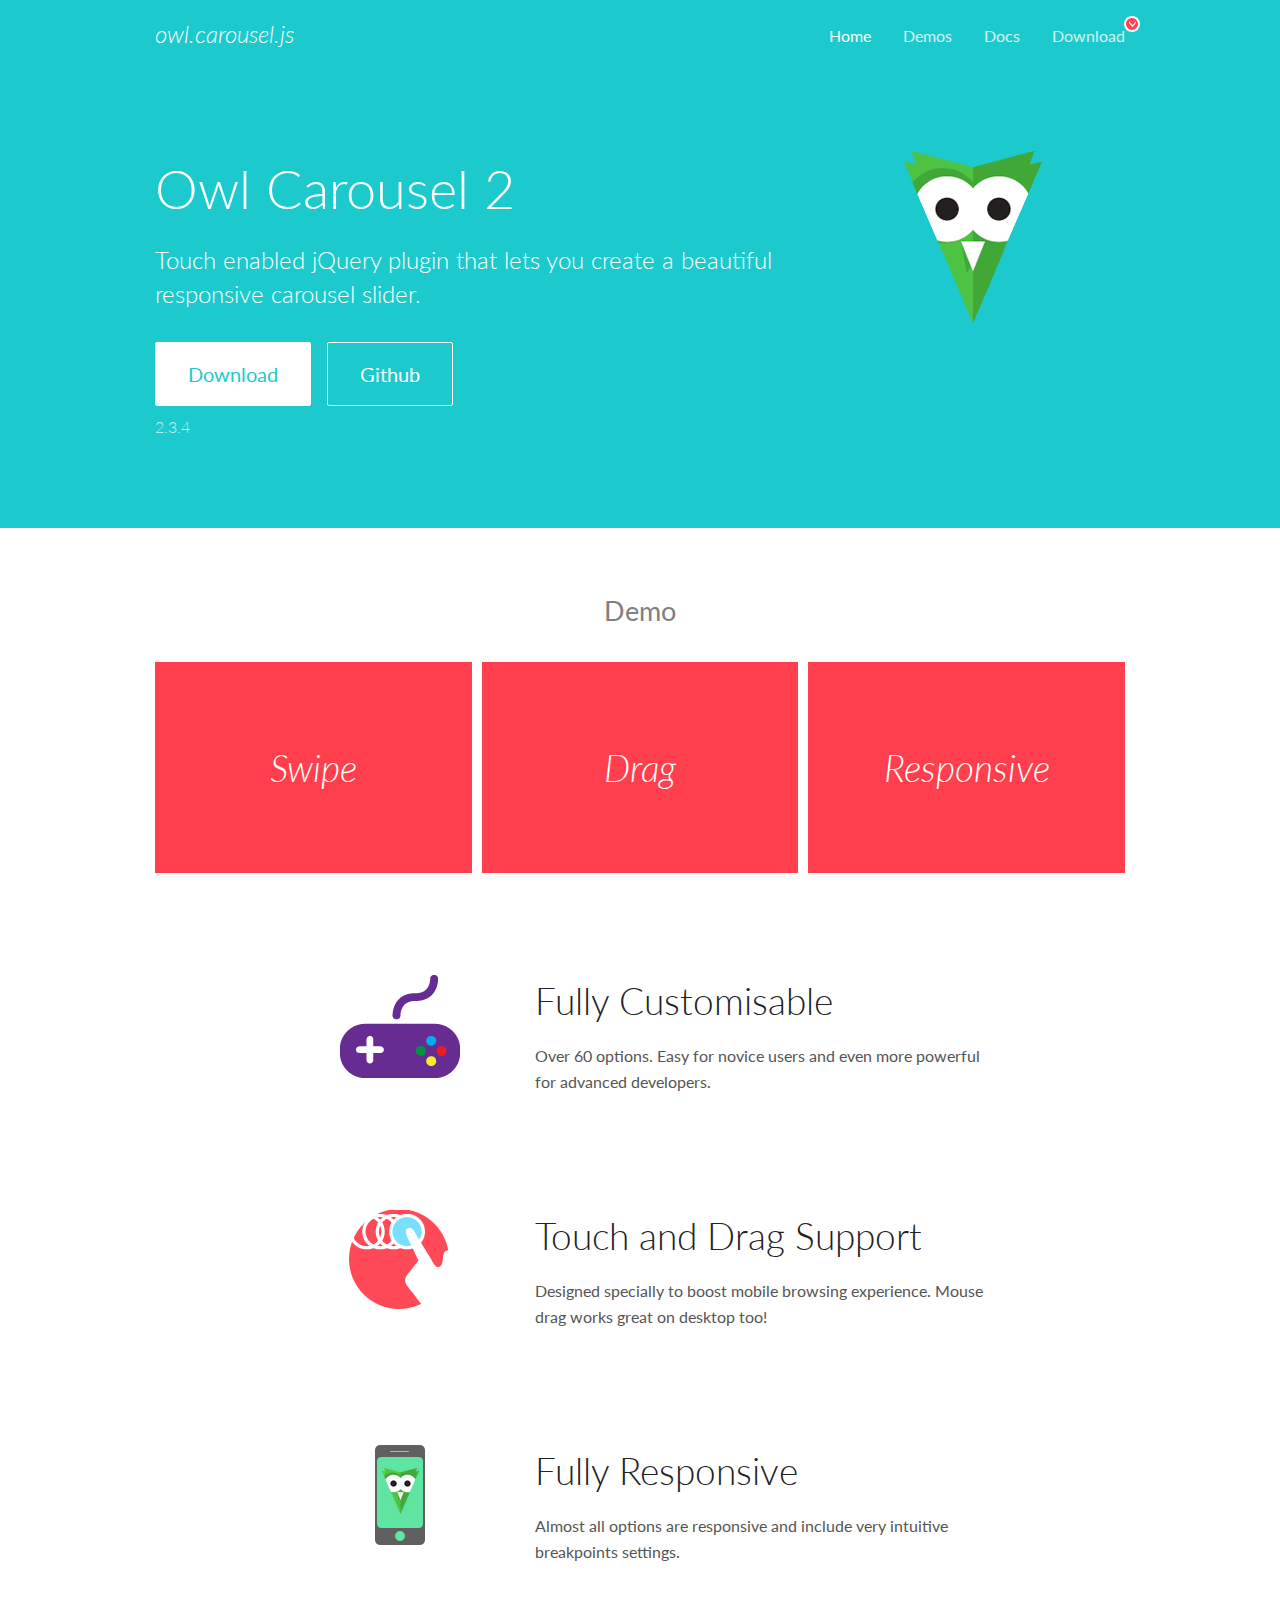
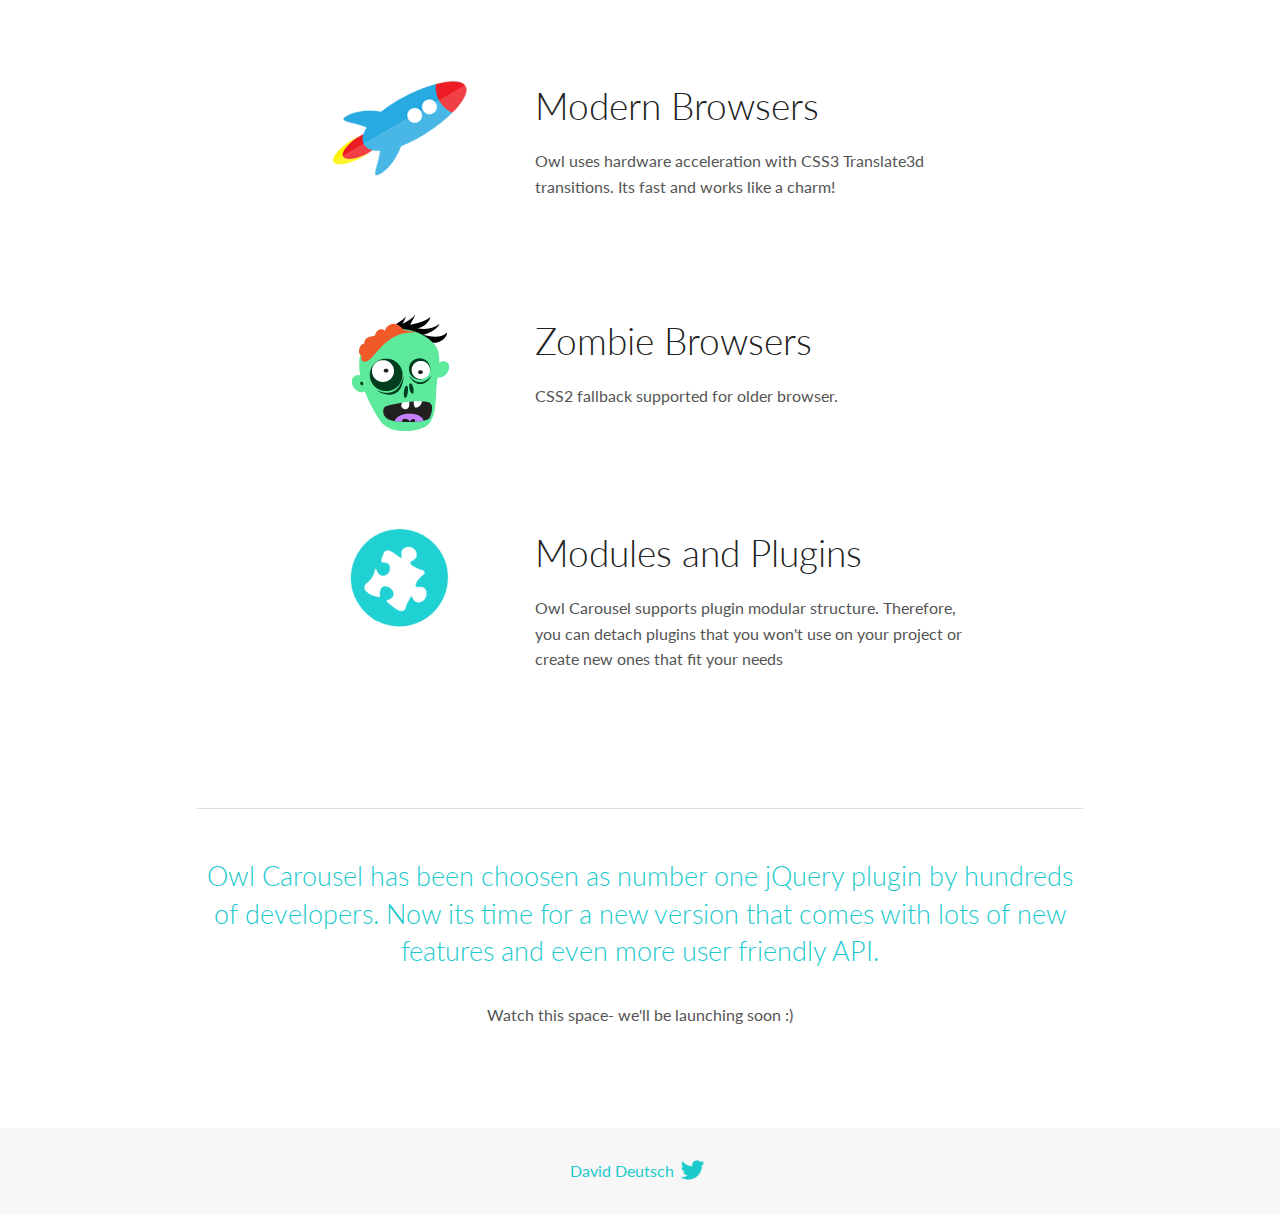
<file: resources/OwlCarousel2-2.3.4/docs/index.html>
<!DOCTYPE html>
<html lang="en">
  <head>

    <!-- head -->
    <meta charset="utf-8">
    <meta name="msapplication-tap-highlight" content="no" />
    <meta name="viewport" content="width=device-width, initial-scale=1.0" />
    <meta name="description" content="Touch enabled jQuery plugin that lets you create beautiful responsive carousel slider.">
    <meta name="author" content="David Deutsch">
    <title>
      Home | Owl Carousel | 2.3.4
    </title>

    <!-- Stylesheets -->
    <link href='https://fonts.googleapis.com/css?family=Lato:300,400,700,400italic,300italic' rel='stylesheet' type='text/css'>
    <link rel="stylesheet" href="assets/css/docs.theme.min.css">

    <!-- Owl Stylesheets -->
    <link rel="stylesheet" href="assets/owlcarousel/assets/owl.carousel.min.css">
    <link rel="stylesheet" href="assets/owlcarousel/assets/owl.theme.default.min.css">

    <!-- HTML5 shim and Respond.js IE8 support of HTML5 elements and media queries -->

    <!--[if lt IE 9]>
      <script src="https://oss.maxcdn.com/libs/html5shiv/3.7.0/html5shiv.js"></script>
      <script src="https://oss.maxcdn.com/libs/respond.js/1.3.0/respond.min.js"></script>
    <![endif]-->

    <!-- Favicons -->
    <link rel="apple-touch-icon-precomposed" sizes="144x144" href="assets/ico/apple-touch-icon-144-precomposed.png">
    <link rel="shortcut icon" href="assets/ico/favicon.png">
    <link rel="shortcut icon" href="favicon.ico">

    <!-- Yeah i know js should not be in header. Its required for demos.-->

    <!-- javascript -->
    <script src="assets/vendors/jquery.min.js"></script>
    <script src="assets/owlcarousel/owl.carousel.js"></script>
  </head>
  <body>

    <!-- header -->
    <header class="header">
      <div class="row">
        <div class="large-12 columns">
          <div class="brand left">
            <h3>
              <a href="/OwlCarousel2/">owl.carousel.js</a> 
            </h3>
          </div>
          <a id="toggle-nav" class="right">
            <span></span> <span></span> <span></span> 
          </a> 
          <div class="nav-bar">
            <ul class="clearfix">
              <li class="active">
                <a href="/OwlCarousel2/index.html">Home</a> 
              </li>
              <li> <a href="/OwlCarousel2/demos/demos.html">Demos</a>  </li>
              <li> <a href="/OwlCarousel2/docs/started-welcome.html">Docs</a>  </li>
              <li>
                <a href="https://github.com/OwlCarousel2/OwlCarousel2/archive/2.3.4.zip">Download</a> 
                <span class="download"></span> 
              </li>
            </ul>
          </div>
        </div>
      </div>
    </header>

    <!-- home panel -->
    <section id="hero">
      <div class="row">
        <div class="large-8 medium-8 columns">
          <h1>Owl Carousel 2</h1>
          <h4>Touch enabled jQuery plugin that lets you create a beautiful responsive carousel slider.</h4>
          <a href="https://github.com/OwlCarousel2/OwlCarousel2/archive/2.3.4.zip" class="hero-button">Download</a> 
          <a href="https://github.com/OwlCarousel2/OwlCarousel2" class="hero-button outline">Github</a> 
          <p>2.3.4</p>
        </div>
        <div class="large-4 medium-4 columns">
          <img class="owl-logo" src="assets/img/owl-logo.png" alt="mr. Owl">
        </div>
      </div>
    </section>

    <!-- body -->
    <div class="home-demo">
      <div class="row">
        <div class="large-12 columns">
          <h3>Demo</h3>
          <div class="owl-carousel">
            <div class="item">
              <h2>Swipe</h2>
            </div>
            <div class="item">
              <h2>Drag</h2>
            </div>
            <div class="item">
              <h2>Responsive</h2>
            </div>
            <div class="item">
              <h2>CSS3</h2>
            </div>
            <div class="item">
              <h2>Fast</h2>
            </div>
            <div class="item">
              <h2>Easy</h2>
            </div>
            <div class="item">
              <h2>Free</h2>
            </div>
            <div class="item">
              <h2>Upgradable</h2>
            </div>
            <div class="item">
              <h2>Tons of options</h2>
            </div>
            <div class="item">
              <h2>Infinity</h2>
            </div>
            <div class="item">
              <h2>Auto Width</h2>
            </div>
          </div>
        </div>
      </div>
    </div>
    <script>
      var owl = $('.owl-carousel');
      owl.owlCarousel({
        margin: 10,
        loop: true,
        responsive: {
          0: {
            items: 1
          },
          600: {
            items: 2
          },
          1000: {
            items: 3
          }
        }
      })
    </script>

    <!-- features -->
    <div id="features">
      <div class="row">
        <div class="small-12 medium-9 small-centered columns">
          <section class="row feature">
            <div class="medium-4 small-12 columns">
              <img src="assets/img/feature-options.png" alt="">
            </div>
            <div class="medium-8 small-12 columns">
              <h2>Fully Customisable</h2>
              <p>Over 60 options. Easy for novice users and even more powerful for advanced developers.</p>
            </div>
          </section>
          <section class="row feature">
            <div class="medium-4 small-12 columns">
              <img src="assets/img/feature-drag.png" alt="">
            </div>
            <div class="medium-8 small-12 columns">
              <h2>Touch and Drag Support</h2>
              <p>Designed specially to boost mobile browsing experience. Mouse drag works great on desktop too!</p>
            </div>
          </section>
          <section class="row feature">
            <div class="medium-4 small-12 columns">
              <img src="assets/img/feature-responsive.png" alt="">
            </div>
            <div class="medium-8 small-12 columns">
              <h2>Fully Responsive</h2>
              <p>Almost all options are responsive and include very intuitive breakpoints settings.</p>
            </div>
          </section>
          <section class="row feature">
            <div class="medium-4 small-12 columns">
              <img src="assets/img/feature-modern.png" alt="">
            </div>
            <div class="medium-8 small-12 columns">
              <h2>Modern Browsers</h2>
              <p>Owl uses hardware acceleration with CSS3 Translate3d transitions. Its fast and works like a charm! </p>
            </div>
          </section>
          <section class="row feature">
            <div class="medium-4 small-12 columns">
              <img src="assets/img/feature-zombie.png" alt="">
            </div>
            <div class="medium-8 small-12 columns">
              <h2>Zombie Browsers</h2>
              <p>CSS2 fallback supported for older browser.</p>
            </div>
          </section>
          <section class="row feature">
            <div class="medium-4 small-12 columns">
              <img src="assets/img/feature-module.png" alt="">
            </div>
            <div class="medium-8 small-12 columns">
              <h2>Modules and Plugins</h2>
              <p>Owl Carousel supports plugin modular structure. Therefore, you can detach plugins that you won&#x27;t use on your project or create new ones that fit your needs</p>
            </div>
          </section>
        </div>
      </div>
    </div>

    <!-- footer -->
    <section id="teaser-text">
      <div class="row">
        <div class="small-12 medium-11 small-centered columns">
          <hr>
          <h3 id="owl-carousel-has-been-choosen-as-number-one-jquery-plugin-by-hundreds-of-developers-now-its-time-for-a-new-version-that-comes-with-lots-of-new-features-and-even-more-user-friendly-api-">Owl Carousel has been choosen as number one jQuery plugin by hundreds of developers. Now its time for a new version that comes with lots of new features and even more user friendly API.</h3>
          <p>Watch this space- we&#39;ll be launching soon :)</p>
        </div>
      </div>
    </section>

    <!-- footer -->
    <footer class="footer">
      <div class="row">
        <div class="large-12 columns">
          <h5>
            <a href="/OwlCarousel2/docs/support-contact.html">David Deutsch</a> 
            <a id="custom-tweet-button" href="https://twitter.com/share?url=https://github.com/OwlCarousel2/OwlCarousel2&text=Owl Carousel - This is so awesome! " target="_blank"></a> 
          </h5>
        </div>
      </div>
    </footer>

    <!-- vendors -->
    <script src="assets/vendors/highlight.js"></script>
    <script src="assets/js/app.js"></script>
  </body>
</html>
</file>
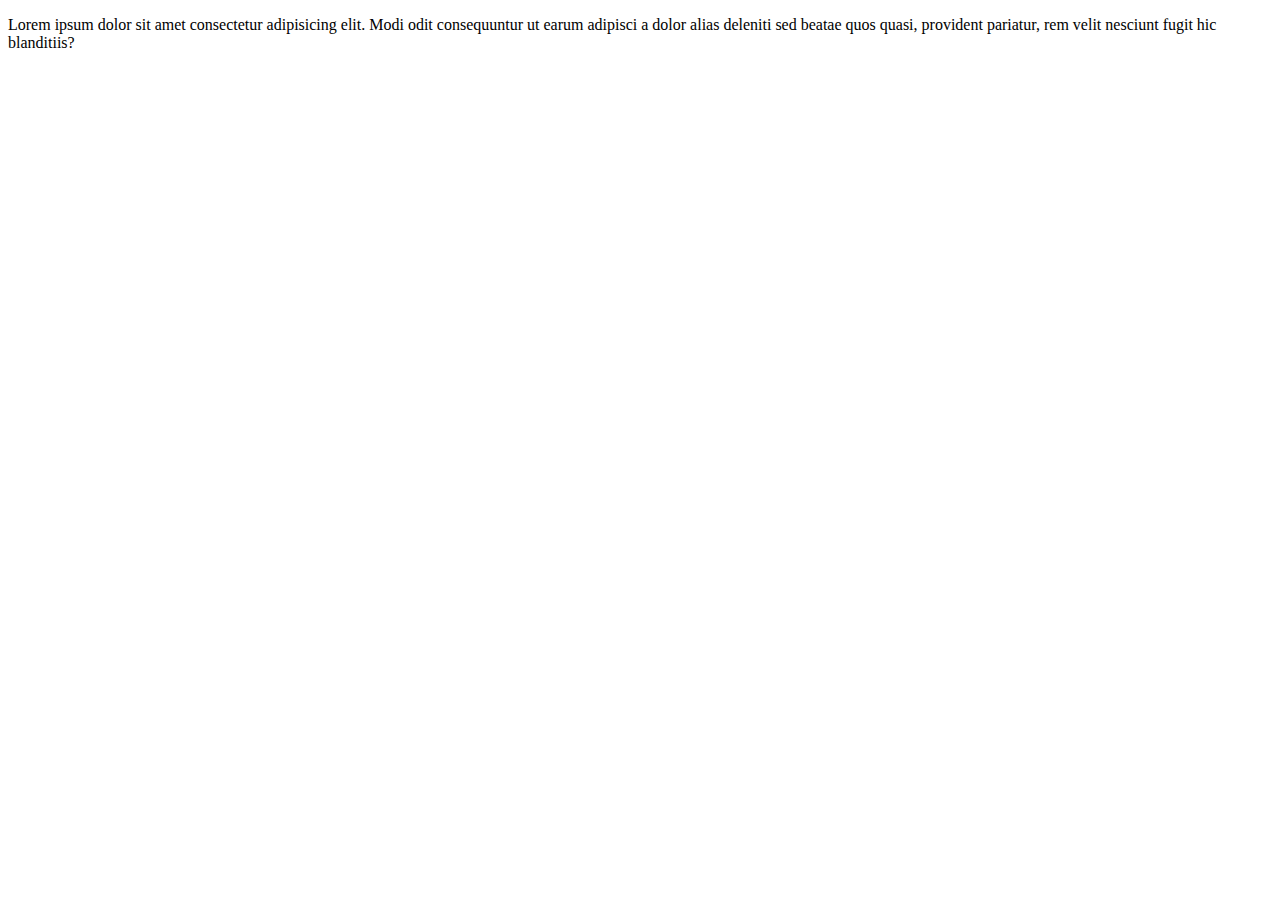
<file: backup-em-nuvem.html>
<!DOCTYPE html>
<html lang="en">
<head>
    <meta charset="UTF-8">
    <meta http-equiv="X-UA-Compatible" content="IE=edge">
    <meta name="viewport" content="width=device-width, initial-scale=1.0">
    <title>Document</title>
</head>
<body>
    <p>Lorem ipsum dolor sit amet consectetur adipisicing elit. Modi odit consequuntur ut earum adipisci a dolor alias deleniti sed beatae quos quasi, provident pariatur, rem velit nesciunt fugit hic blanditiis?</p>
</body>
</html>
</file>
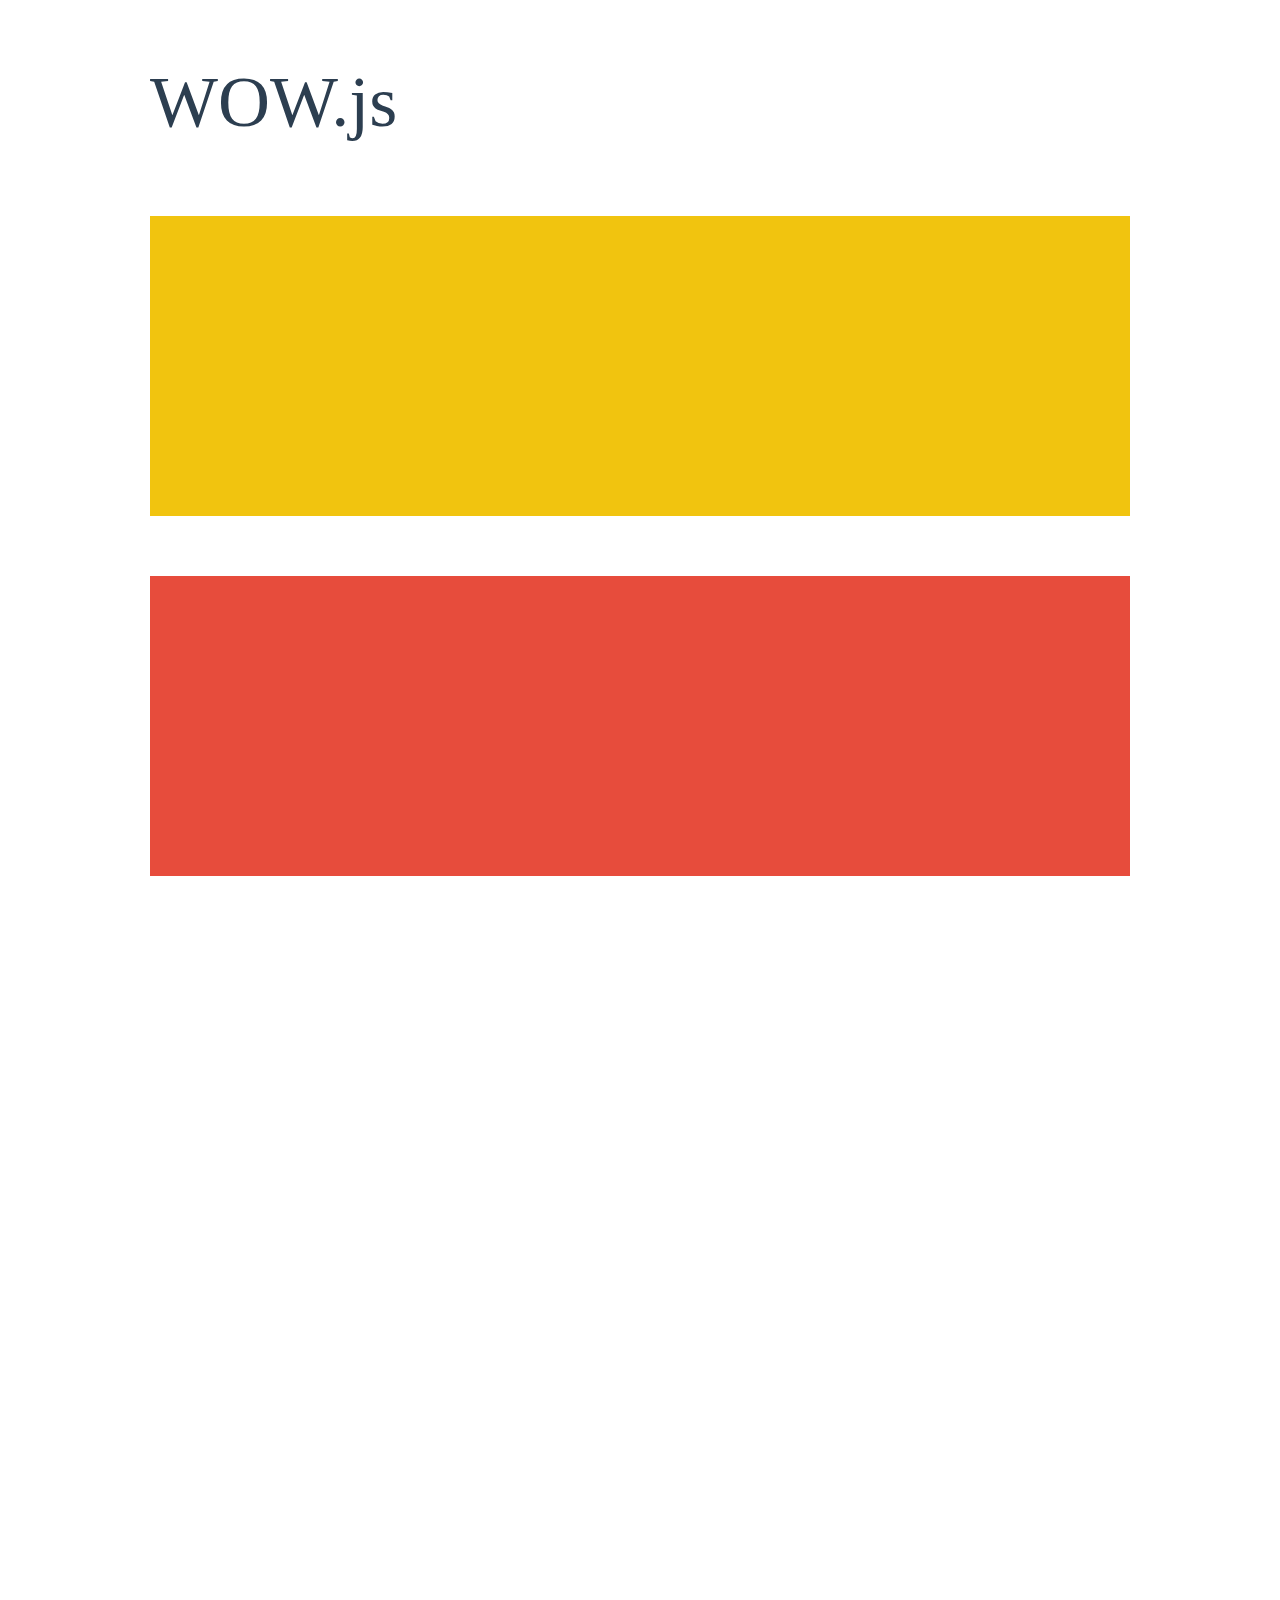
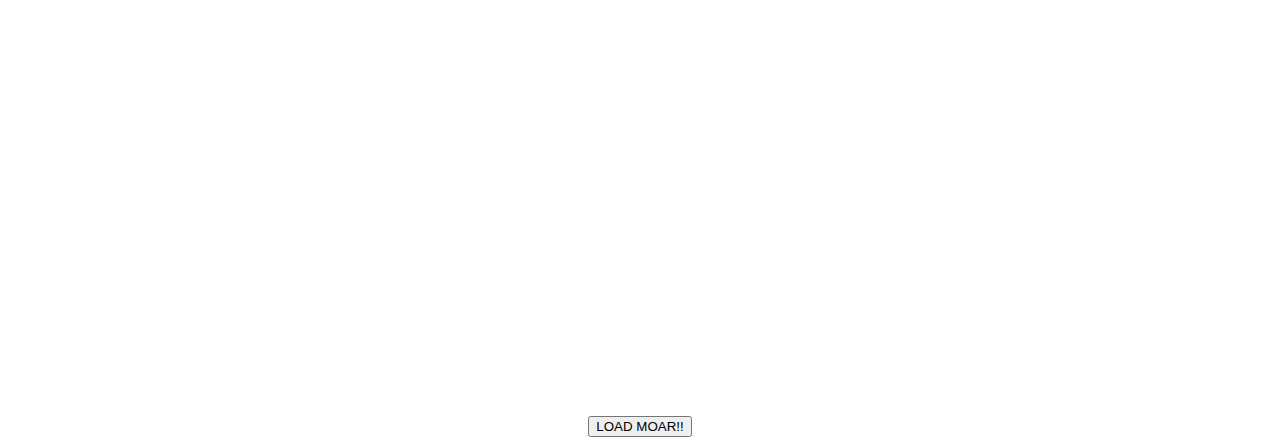
<file: resources/WOW-master/demo.html>
<!doctype html>

<html lang="en">
<head>
  <meta charset="utf-8">
  <title>WOW</title>
  <link rel="stylesheet" href="css/libs/animate.css">
  <link rel="stylesheet" href="css/site.css">
  <style>
    .wow:first-child {
      visibility: hidden;
    }
  </style>
  <!--[if IE]>
    <script src="http://html5shiv.googlecode.com/svn/trunk/html5.js"></script>
  <![endif]-->
</head>

<body>
  <div id="container">
    <header>
      <h1>WOW.js</h1>
    </header>
    <div id="main">
      <section class="wow fadeInDown" style="background-color: #f1c40f;"></section>
      <section class="wow pulse" style="background-color: #e74c3c;" data-wow-iteration="infinite" data-wow-duration="1500ms"></section>
      <section class="section--purple wow slideInRight" data-wow-delay="2s"></section>
      <section class="section--blue wow bounceInLeft" data-wow-offset="300"></section>
      <section class="section--green wow slideInLeft" data-wow-duration="4s"></section>
      <button id="moar">LOAD MOAR!!</button>
    </div>
  </div>
  <script src="dist/wow.js"></script>
  <script>
    wow = new WOW(
      {
        animateClass: 'animated',
        offset:       100,
        callback:     function(box) {
          console.log("WOW: animating <" + box.tagName.toLowerCase() + ">")
        }
      }
    );
    wow.init();
    document.getElementById('moar').onclick = function() {
      var section = document.createElement('section');
      section.className = 'section--purple wow fadeInDown';
      this.parentNode.insertBefore(section, this);
    };
  </script>
</body>
</html>
</file>
<file: resources/WOW-master/css/site.css>
h1 {
  font-size:     72px;
  line-height:   1.5;
  color: #2c3e50;
  font-weight:   100;
}

#container {
  width:  980px;
  margin: 0 auto;
}

section {
  height: 300px;
  margin: 60px 0;
}

.section--purple {
  background-color: #9b59b6;
}

.section--blue {
  background-color: #3498db;
}

.section--green {
  background-color: #2ecc71;
}

#main {
  text-align: center;
}

#more {
  margin: 20px auto 48px;
}
</file>
